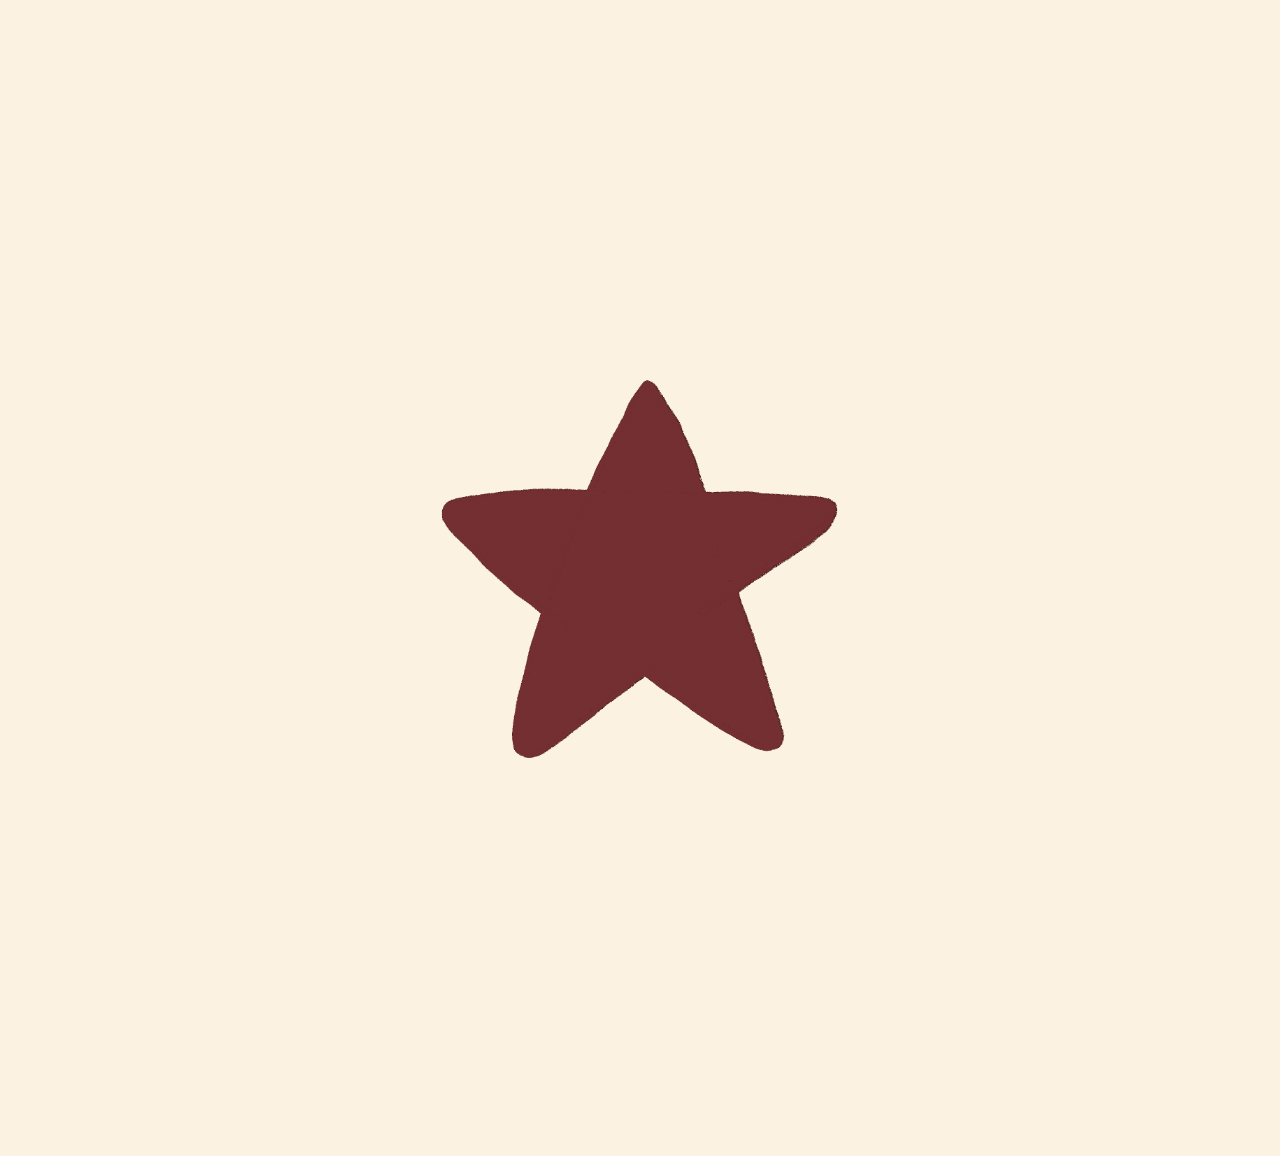
<file: index.html>
<html>

<head>
<title>Sense</title>
    
     <link rel="preconnect" href="https://fonts.googleapis.com">
      <link rel="preconnect" href="https://fonts.gstatic.com" crossorigin>
      <link href="https://fonts.googleapis.com/css2?family=Syne+Mono&display=swap" rel="stylesheet">
    

<link href="css/styles.css" rel="stylesheet" type="text/css">

</head>

<body style="background-color:#fcf2e2">
  <div id="content">
<div id="inset-image" style="display:none;">
<div><a href="sight.html"><img src="images/brownstar_lone.gif" class="inset" ></a></div>
        
</div>
      
      
<div style="height:100vh; overflow:hidden;"> <section style="height:100vh; display: flex; margin:auto; text-align:center; align-items:center;">
    <div style="text-align:center;padding:15%;text-align:center;"><a href="sight.html"><img src="images/brownstar_lone.gif" class="inset" ></a></div>
    
    </section></div>      
    
    </div>  
    

</body>
    

    
</html>
</file>
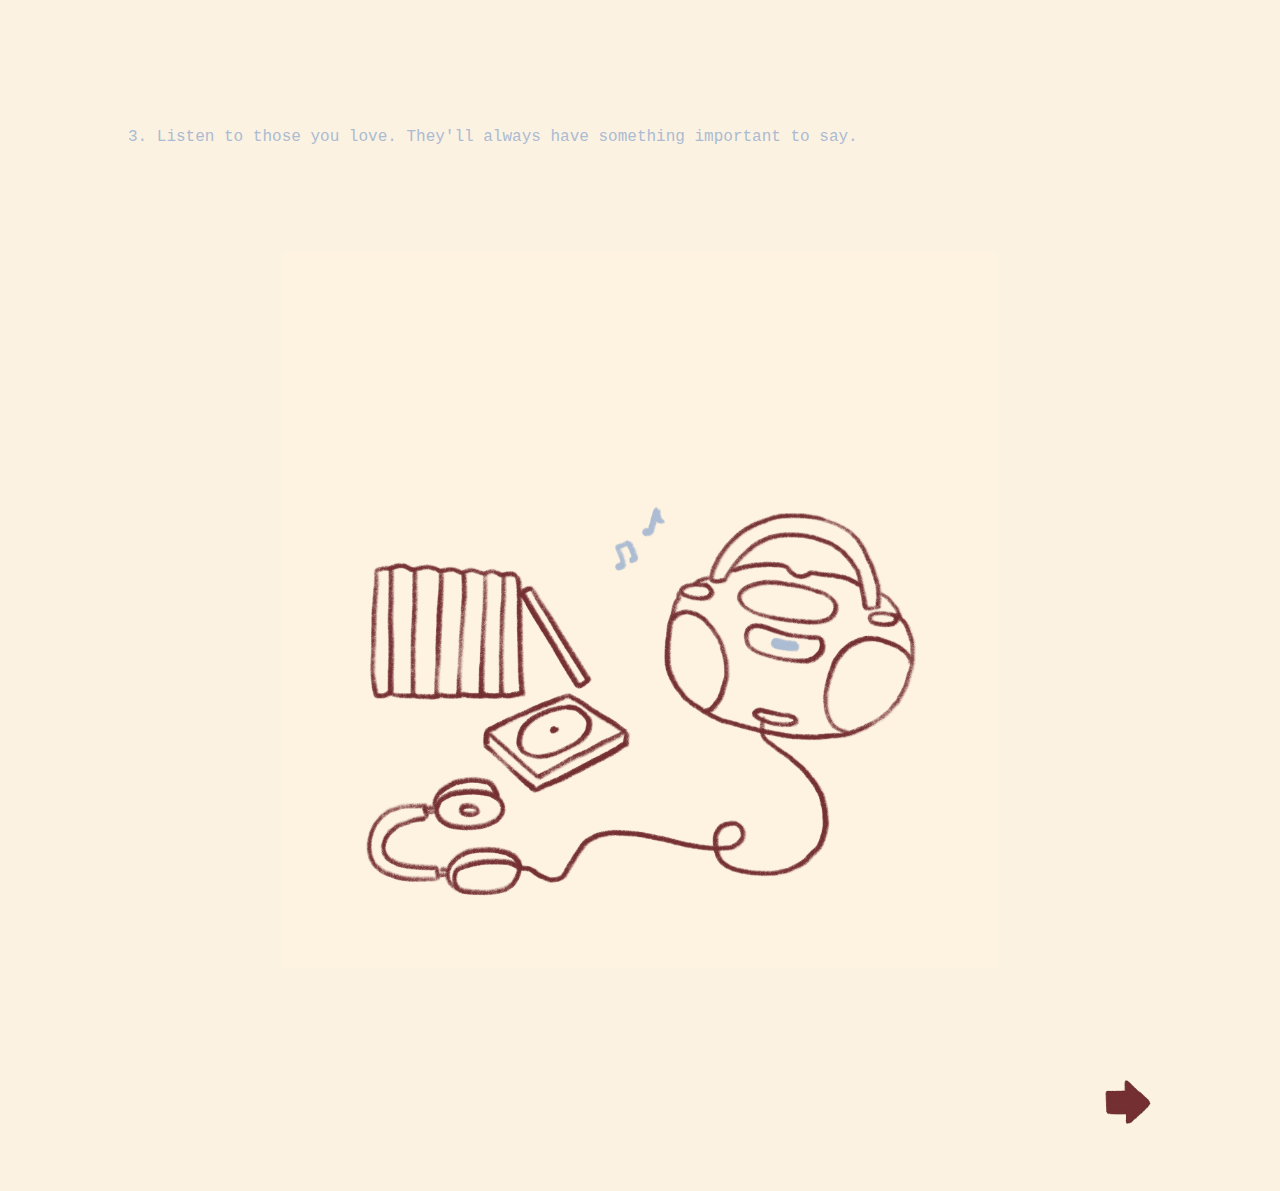
<file: hear.html>
<!DOCTYPE html>
<html lang="en">
  <head>
    <meta charset="utf-8">
    <title>Hear</title>
      <link href="css/styles.css" rel="stylesheet" type="text/css">
  </head>
</html> 

<div>
<body style="background-color:#fcf2e2">
      <div id="content">
</body>
<p> 3. Listen to those you love. They'll always have something important to say.  </p>
    
    <div style="height:100vh; overflow:hidden;"> <section style="height:100vh; display: flex; margin:auto; text-align:center; align-items:center;">
    <div style="text-align:center;padding:15%;text-align:center;"><a href="https://open.spotify.com/album/6Y7Or7kCbTUjnzv40TyU63?si=vbG_B0p7Qje3wgJGiOUygg"><img src="images/music3.gif" class="inset" ></a></div>
    
    </section></div> 
  
    <p>
 <a href="smell.html">
  <img src="images/arrow.gif" style=" height: 50px; width: 50px; float:right; align-items:right;"
</p>
    
</div>
</file>
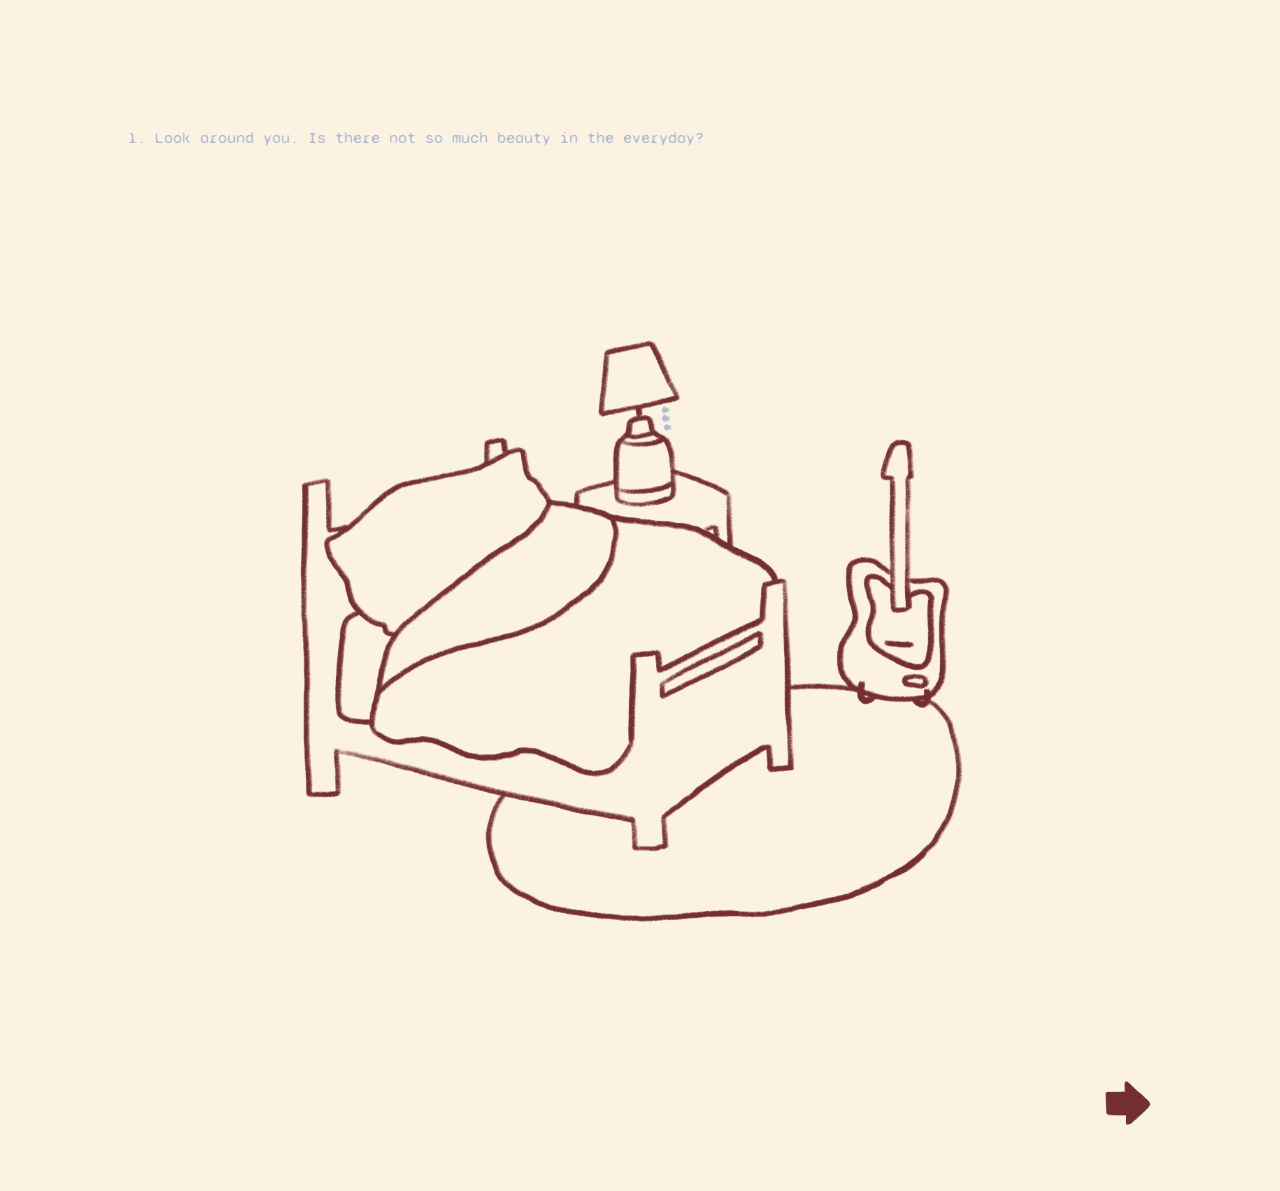
<file: sight.html>
<!DOCTYPE html>
<html lang="en">
  <head>
    <meta charset="utf-8">
    <title>Sight</title>
      
      <link href="css/styles.css" rel="stylesheet" type="text/css">

      <link rel="preconnect" href="https://fonts.googleapis.com">
      <link rel="preconnect" href="https://fonts.gstatic.com" crossorigin>
      <link href="https://fonts.googleapis.com/css2?family=Syne+Mono&display=swap" rel="stylesheet">
      
    </head>  
    
</html> 

<div>
<body style="background-color:#fcf2e2">
      <div id="content">
</body>
<p> 1. Look around you. Is there not so much beauty in the everyday? </p>
    
    
<div style="height:100vh; overflow:hidden;"> <section style="height:100vh; display: flex; margin:auto; text-align:center; align-items:center;">
    <div style="text-align:center;padding:15%;text-align:center;"> <a href = "https://www.artic.edu/artworks/28560/the-bedroom" > <img src="images/bed1.gif" class="inset" ></a></div>
    
    </section></div> 
 
    <p>
 <a href="touch.html">
   <img src="images/arrow.gif" style= " height: 50px; width: 50px; float:right; align-items:right;">
 </a>
</p>
    
</div>
</file>
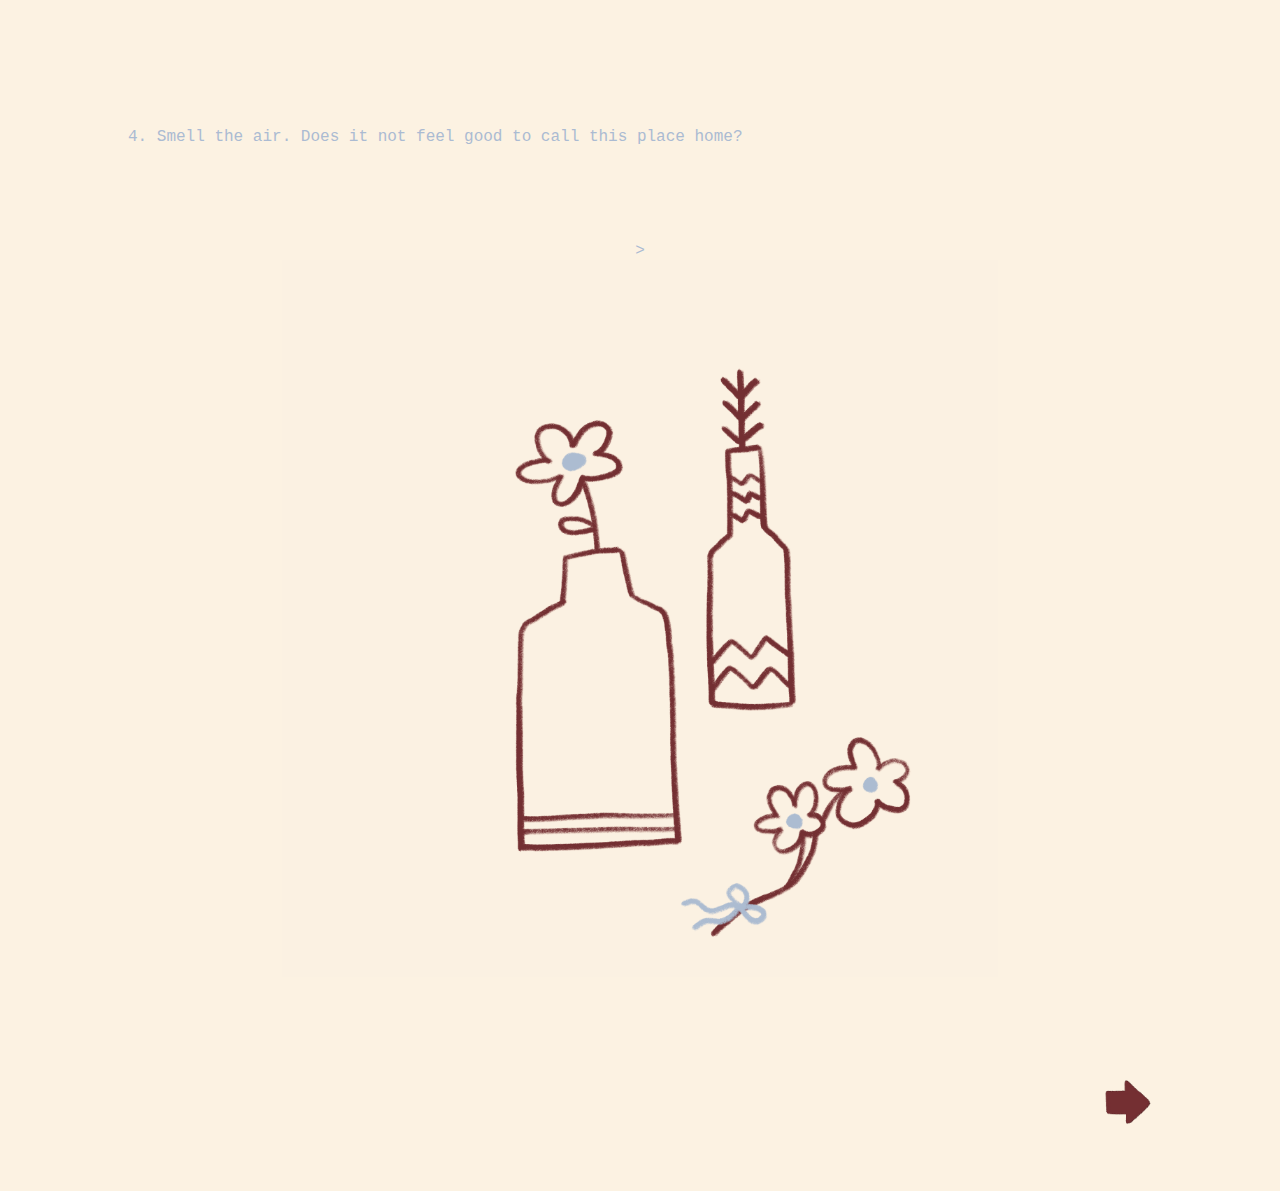
<file: smell.html>
<!DOCTYPE html>
<html lang="en">
  <head>
    <meta charset="utf-8">
    <title>Smell</title>
      <link href="css/styles.css" rel="stylesheet" type="text/css">
  </head>
</html> 

<div>
<body style="background-color:#fcf2e2">
      <div id="content">
</body>
<p> 4. Smell the air. Does it not feel good to call this place home?  </p>
    
    <div style="height:100vh; overflow:hidden;"> <section style="height:100vh; display: flex; margin:auto; text-align:center; align-items:center;">
    <div style="text-align:center;padding:15%;text-align:center;">><img src="images/flower4.gif" class="inset" ></a></div>
    
    </section></div> 
  
    <p>
 <a href="taste.html">
  <img src="images/arrow.gif" style= " height: 50px; width: 50px; float:right; align-items:right;">
 </a>
</p>
    
</div>
</file>
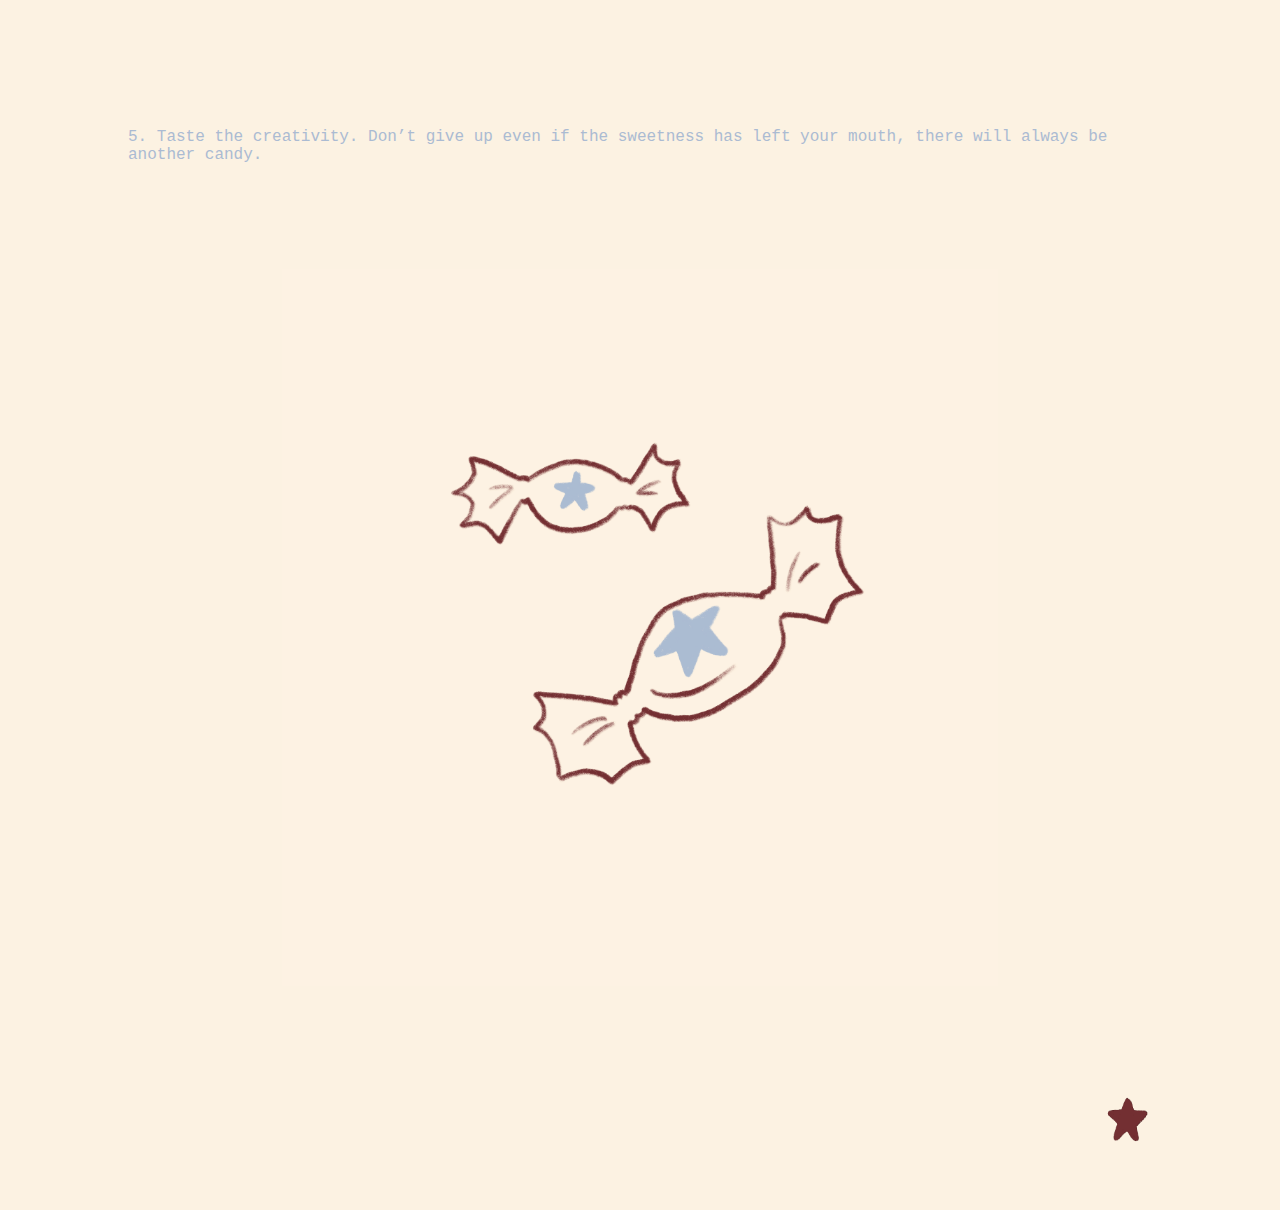
<file: taste.html>
<!DOCTYPE html>
<html lang="en">
  <head>
    <meta charset="utf-8">
    <title>Taste</title>
      <link href="css/styles.css" rel="stylesheet" type="text/css">
  </head>
</html> 

<div>
<body style="background-color:#fcf2e2">
      <div id="content">
</body>
<p> 5. Taste the creativity. Don’t give up even if the sweetness has left your mouth, there will always be another candy.
 </p>
    
    <div style="height:100vh; overflow:hidden;"> <section style="height:100vh; display: flex; margin:auto; text-align:center; align-items:center;">
    <div style="text-align:center;padding:15%;text-align:center;"><a href="https://youtu.be/fqwT7XIot_E?si=tLqkFB17IZzWxbBj"><img src="images/candy5.gif" class="inset" ></a></div>
    
    </section></div> 
  
    <p>
 <a href="index.html">
  <img src="images/tinystar.gif" style= " height: 50px; width: 50px; float:right; align-items:right;">
 </a>
</p>
    
</div>
</file>
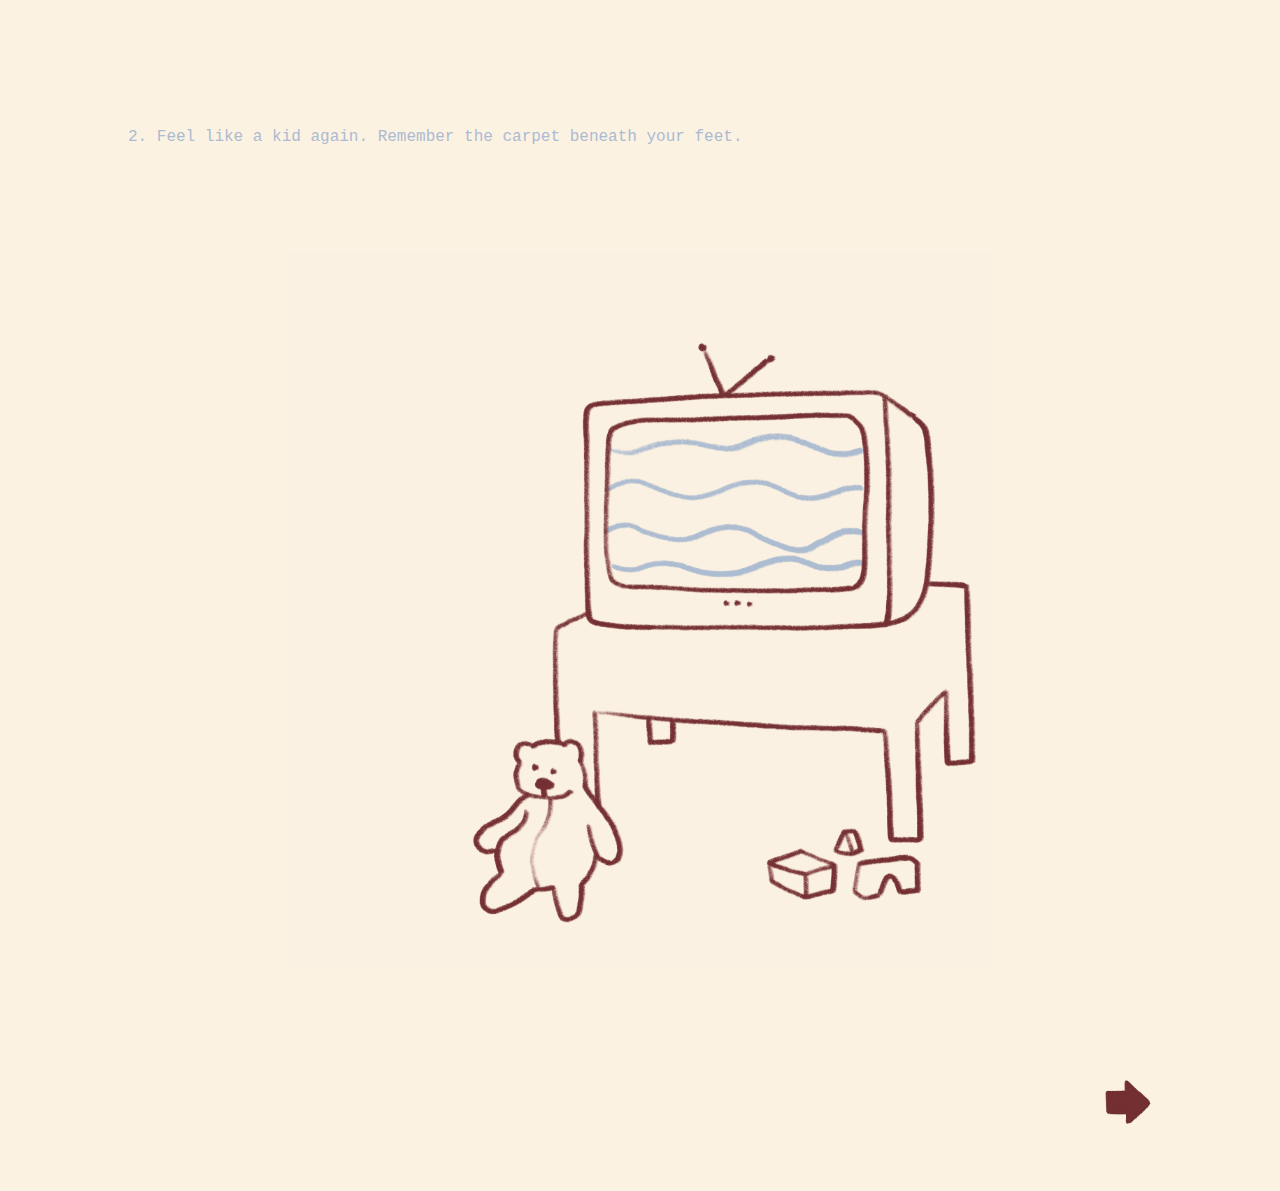
<file: touch.html>
<!DOCTYPE html>
<html lang="en">
  <head>
    <meta charset="utf-8">
    <title>Touch</title>
      <link href="css/styles.css" rel="stylesheet" type="text/css">
      
  </head>
</html> 

<div>
<body style="background-color:#fcf2e2">
      <div id="content">
          
<p> 2. Feel like a kid again. Remember the carpet beneath your feet.  </p>
    
    <div style="height:100vh; overflow:hidden;"> <section style="height:100vh; display: flex; margin:auto; text-align:center; align-items:center;">
    <div style="text-align:center;padding:15%;text-align:center;"><a href=""> <img src="images/tv2.gif" class="inset" ></a></div>
    
    </section></div> 
  
    <p>
 <a href="hear.html">
  <img src="images/arrow.gif" style= " height: 50px; width: 50px; float:right; align-items:right;">
 </a>
</p>
   
    </body>
</div>
</file>
<file: css/styles.css>
body {
    margin: 0;
}

#content {
    margin: 10%;
}

body {
  font-family: "Syne Mono", monospace;
  font-weight: 400;
  font-style: normal;
    color: #abbbd2;
}



img { 
    max-width: 100%;
    max-height: 100%;
}

.square {
    height: 75px;
    width: 75px;

.bkgimage{
    width: 100%;
    height: 100vh;
    position: fixed;
    z-index: -1;
    top: 0;
    left:0;
}

.bkgimage img {
    width: 100%;
    height: auto;
    min-height:100vh;
    object-fit: cover;
}
    
.box {
  display: flex;
  align-items: center;
  justify-content: center;
  border: 2px dotted rgb(96 139 168);
}

.box div {
  width: 100px;
  height: 100px;
  border: 2px solid rgb(96 139 168);
  border-radius: 5px;
  background-color: rgb(96 139 168 / 0.2);
}
    
    #inset-image {
	width:100%;
	padding: 0;
	margin: 0;
	height: 100vh;
	}
	
.inset {

	width:50%;
	padding: 0;
	margin: 0;
	object-fit:cover;
	}
    
a {
  src= "images/arrow.gif";
}
</file>
